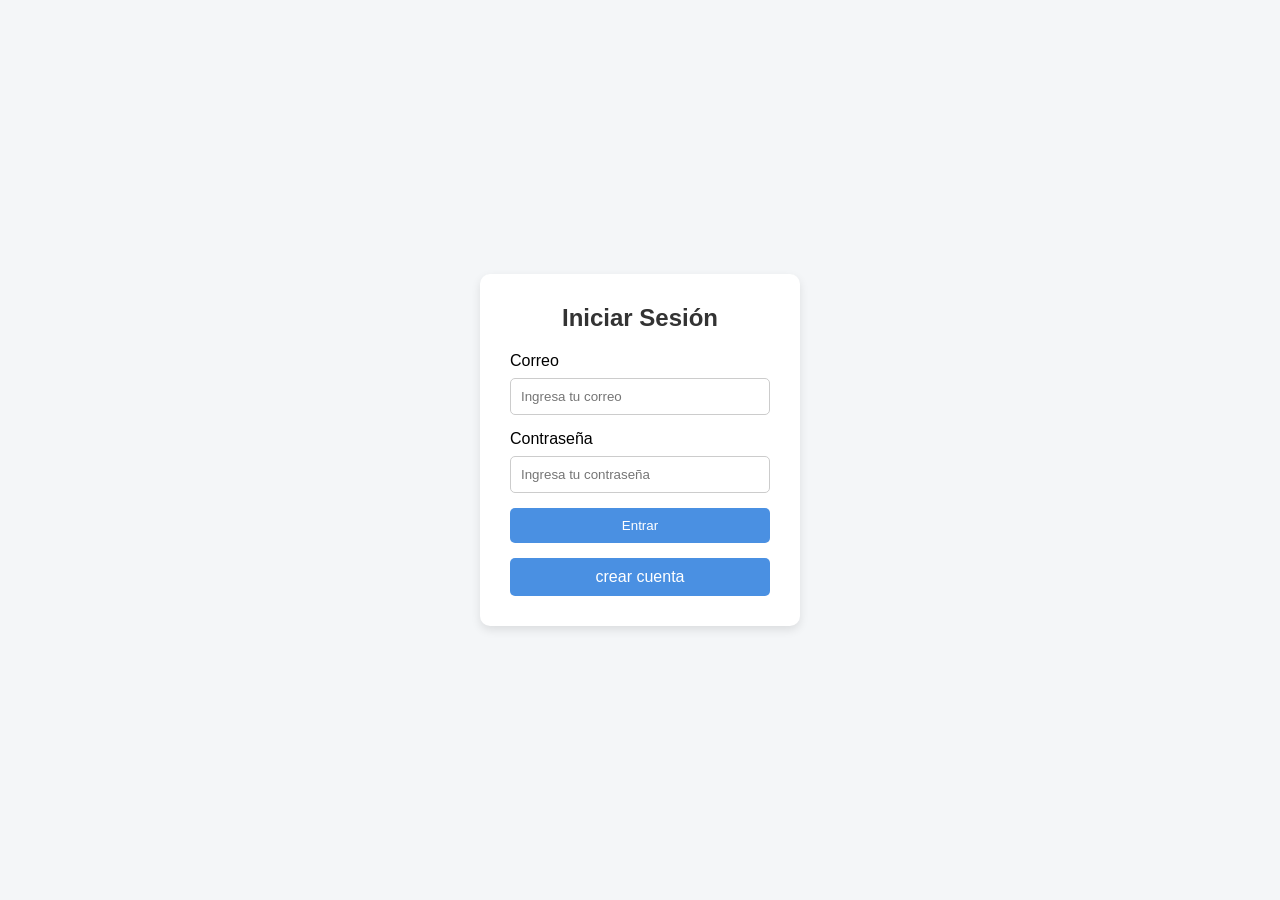
<file: src/index.html>
<!DOCTYPE html>
<html lang="es">
<head>
  <meta charset="UTF-8">
  <meta name="viewport" content="width=device-width, initial-scale=1.0">
  <title>Login</title>
  <link rel="stylesheet" href="styles.css">
 
</head>

<body>

  <main class="login-container">

    <section class="login-box">

      <h1>Iniciar Sesión</h1>
     
      <form action="dashboard.html">
        <label for="email">Correo</label>
        <input type="email" id="email" placeholder="Ingresa tu correo">

        <label for="password">Contraseña</label>
        <input type="password" id="password" placeholder="Ingresa tu contraseña">

        <a href="dashboard.html">
        <button type="button">Entrar</button>
        </a>
        <a href="registro.html" class="btn">crear cuenta</a>
      </form>

    </section>

  </main>

</body>
</html>
</file>
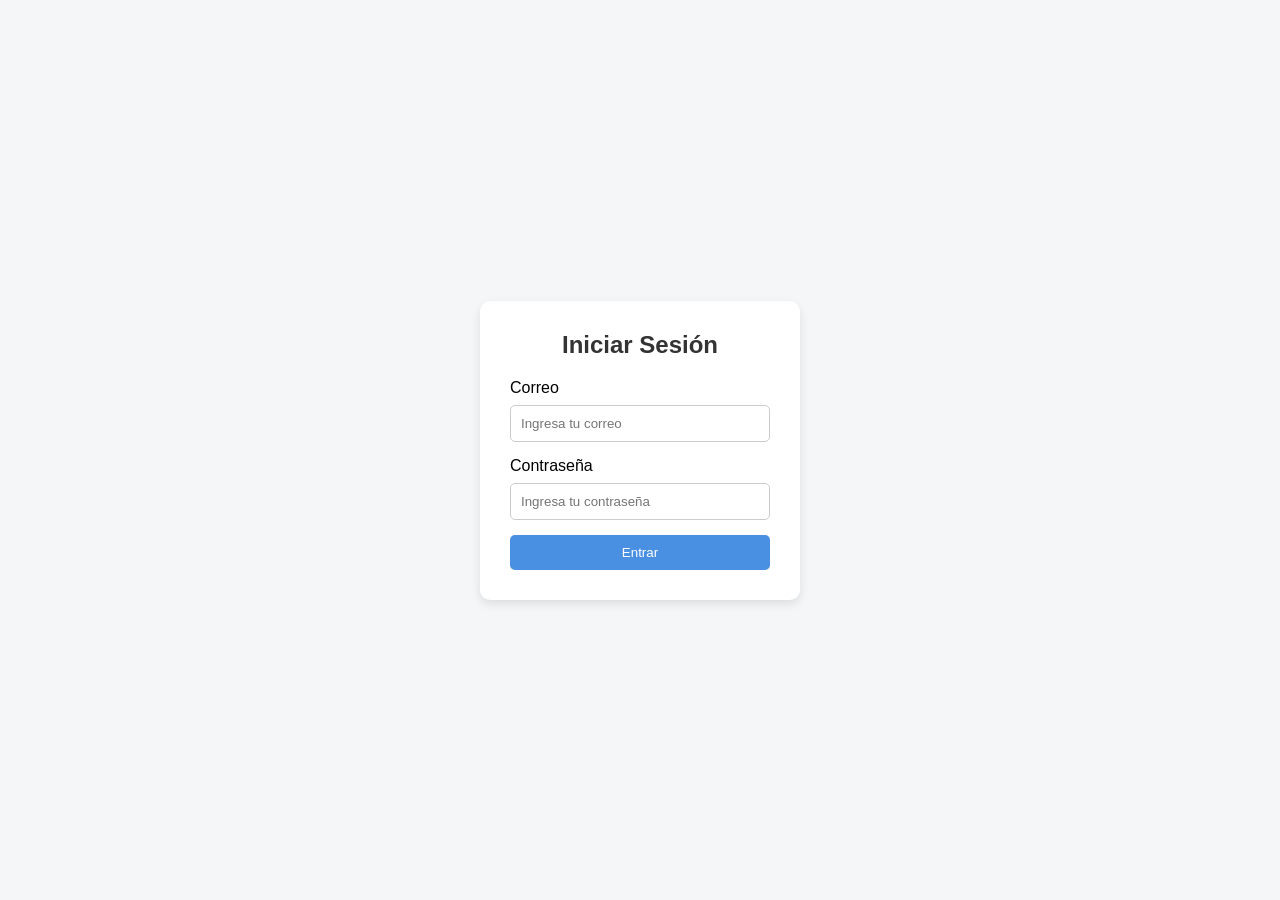
<file: login.html>
<!DOCTYPE html>
<html lang="es">
<head>
  <meta charset="UTF-8">
  <meta name="viewport" content="width=device-width, initial-scale=1.0">
  <title>Login</title>
  <link rel="stylesheet" href="styles.css">
</head>

<body>

  <main class="login-container">

    <section class="login-box">

      <h1>Iniciar Sesión</h1>

      <form>
        <label for="email">Correo</label>
        <input type="email" id="email" placeholder="Ingresa tu correo">

        <label for="password">Contraseña</label>
        <input type="password" id="password" placeholder="Ingresa tu contraseña">

        <button type="submit">Entrar</button>
      </form>

    </section>

  </main>

</body>
</html>
</file>
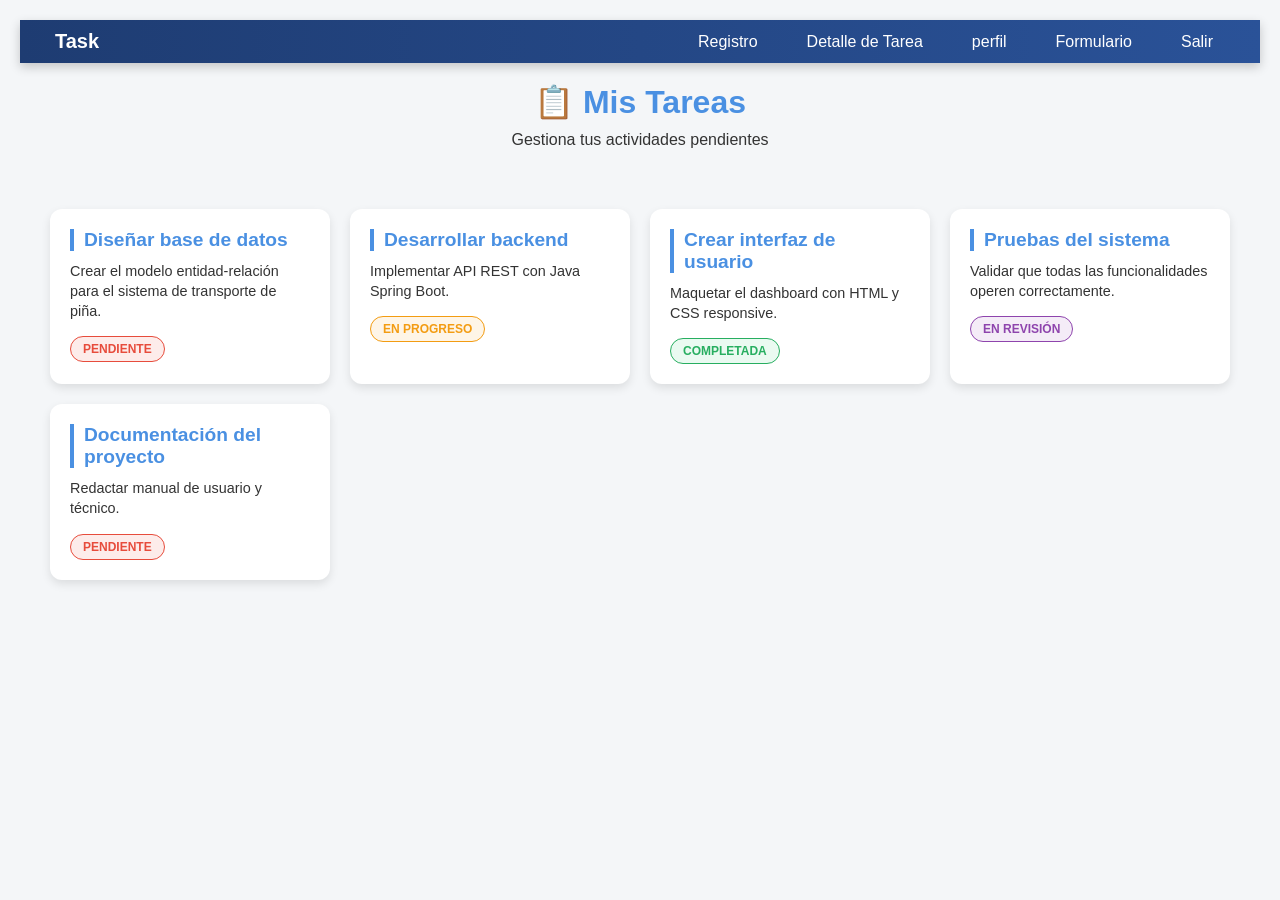
<file: src/dashboard.html>
<!DOCTYPE html>
<html lang="es">
<head>
    <meta charset="UTF-8">
    <meta name="viewport" content="width=device-width, initial-scale=1.0, user-scalable=yes">
    <title>Task  - Dashboard</title>
    <link rel="stylesheet" href="dashboard.css">
</head>
<body>

    <nav class="navbar">
    <div class="nav-logo">Task</div>
    <ul class="nav-links">
        <li><a href="registro.html">Registro</a></li>
        <li><a href="tarea.html">Detalle de Tarea</a></li>
        <li><a href="perfil.html">perfil</a></li>
        <li><a href="formulario.html">Formulario</a></li>
        <li><a href="index.html">Salir</a></li>
    </ul>
</nav>

    <div class="dashboard-container">
        <header class="dashboard-header">
            <h1>📋 Mis Tareas</h1>
            <p>Gestiona tus actividades pendientes</p>
        </header>

        <div class="tasks-grid">
      
            <div class="task-card">
                <h3 class="task-title">Diseñar base de datos</h3>
                <p class="task-description">Crear el modelo entidad-relación para el sistema de transporte de piña.</p>
                <span class="task-status status-pending">Pendiente</span>
            </div>

            
            <div class="task-card">
                <h3 class="task-title">Desarrollar backend</h3>
                <p class="task-description">Implementar API REST con Java Spring Boot.</p>
                <span class="task-status status-progress">En progreso</span>
            </div>

            <div class="task-card">
                <h3 class="task-title">Crear interfaz de usuario</h3>
                <p class="task-description">Maquetar el dashboard con HTML y CSS responsive.</p>
                <span class="task-status status-done">Completada</span>
            </div>

            
            <div class="task-card">
                <h3 class="task-title">Pruebas del sistema</h3>
                <p class="task-description">Validar que todas las funcionalidades operen correctamente.</p>
                <span class="task-status status-review">En revisión</span>
            </div>

            
            <div class="task-card">
                <h3 class="task-title">Documentación del proyecto</h3>
                <p class="task-description">Redactar manual de usuario y técnico.</p>
                <span class="task-status status-pending">Pendiente</span>
            </div>
        </div>
    </div>
</body>
</html>
</file>
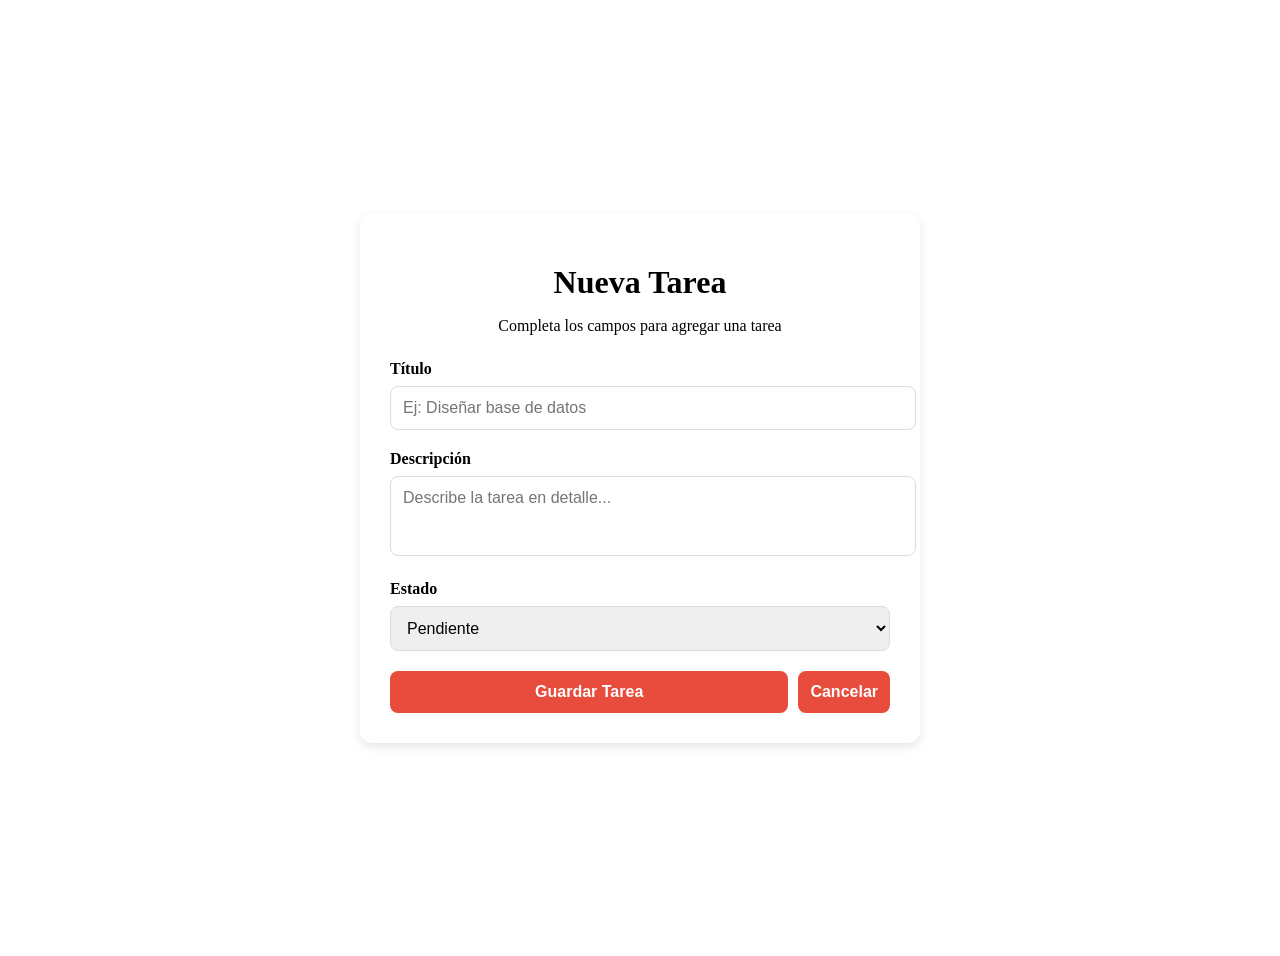
<file: src/formulario.html>
<!DOCTYPE html>
<html lang="es">
<head>
    <meta charset="UTF-8">
    <meta name="viewport" content="width=device-width, initial-scale=1.0">
    <title>Nueva Tarea - Task Manager</title>
    <link rel="stylesheet" href="formulario.css">
</head>
<body>
    <div class="form-container">
        <div class="form-box">
            <h1>Nueva Tarea</h1>
            <p>Completa los campos para agregar una tarea</p>

            <form id="taskForm">
                <div class="input-group">
                    <label for="titulo">Título</label>
                    <input type="text" id="titulo" name="titulo" placeholder="Ej: Diseñar base de datos" required>
                </div>

                <div class="input-group">
                    <label for="descripcion">Descripción</label>
                    <textarea id="descripcion" name="descripcion" rows="3" placeholder="Describe la tarea en detalle..." required></textarea>
                </div>

                <div class="input-group">
                    <label for="estado">Estado</label>
                    <select id="estado" name="estado">
                        <option value="pendiente">Pendiente</option>
                        <option value="progreso">En progreso</option>
                        <option value="completada">Completada</option>
                        <option value="revision">En revisión</option>
                    </select>
                </div>

                <div class="botones">
                    <button type="submit" class="btn-guardar">Guardar Tarea</button>
                    <a href="dashboard.html"><button type="button" class="btn-cancelar">Cancelar</button></a>
                </div>
            </form>
        </div>
    </div>
</body>
</html>
</file>
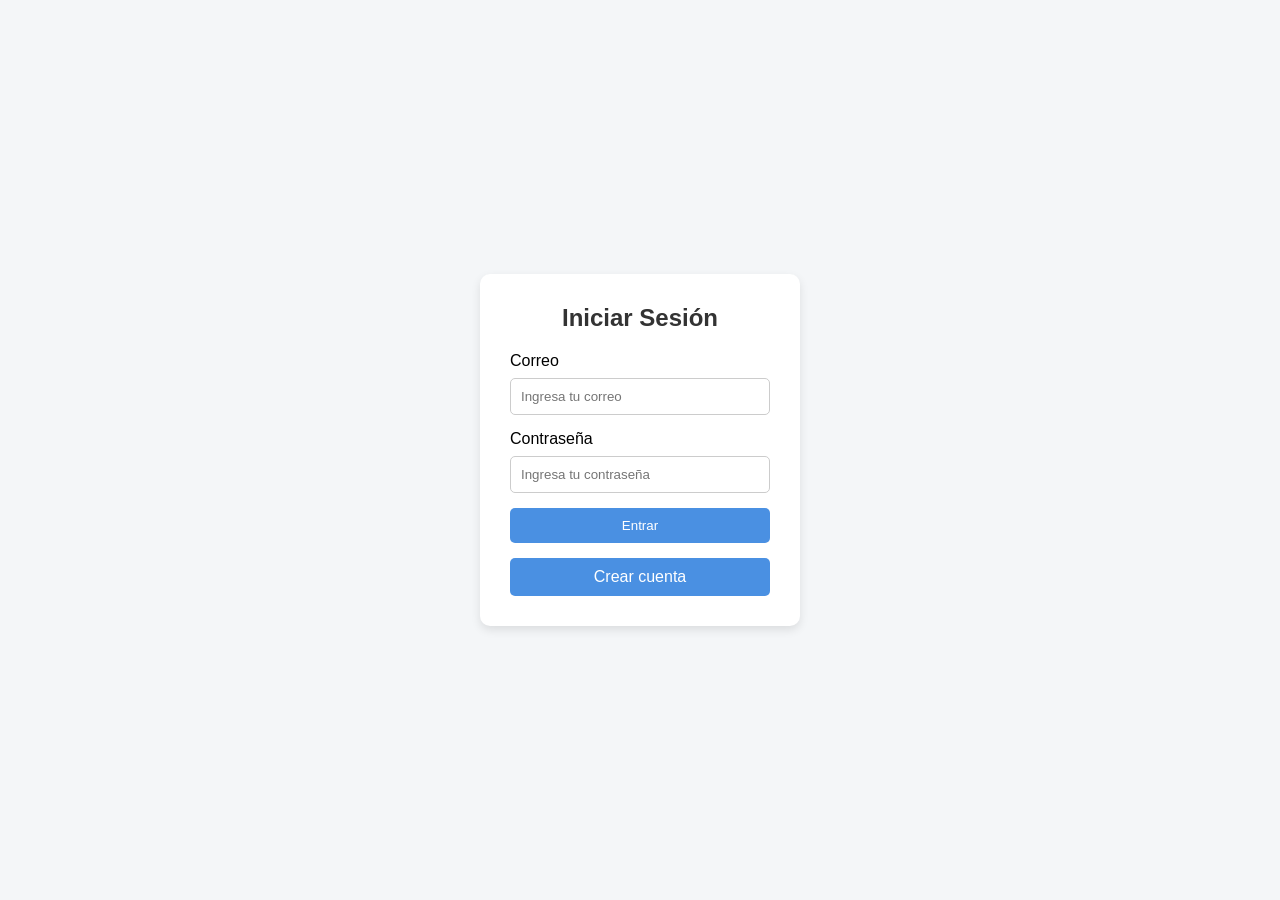
<file: src/login.html>
<!DOCTYPE html>
<html lang="es">
<head>
  <meta charset="UTF-8">
  <meta name="viewport" content="width=device-width, initial-scale=1.0">
  <title>Login</title>
  <link rel="stylesheet" href="styles.css">
 
</head>

<body>

  <main class="login-container">

    <section class="login-box">

      <h1>Iniciar Sesión</h1>
     
      <form action="dashboard.html">
        <label for="email">Correo</label>
        <input type="email" id="email" placeholder="Ingresa tu correo">

        <label for="password">Contraseña</label>
        <input type="password" id="password" placeholder="Ingresa tu contraseña">

       <a href="dashboard.html">
    <button type="button">Entrar</button>
</a>

<a href="registro.html" class="btn">Crear cuenta</a>
      </form>

    </section>

  </main>

</body>
</html>
</file>
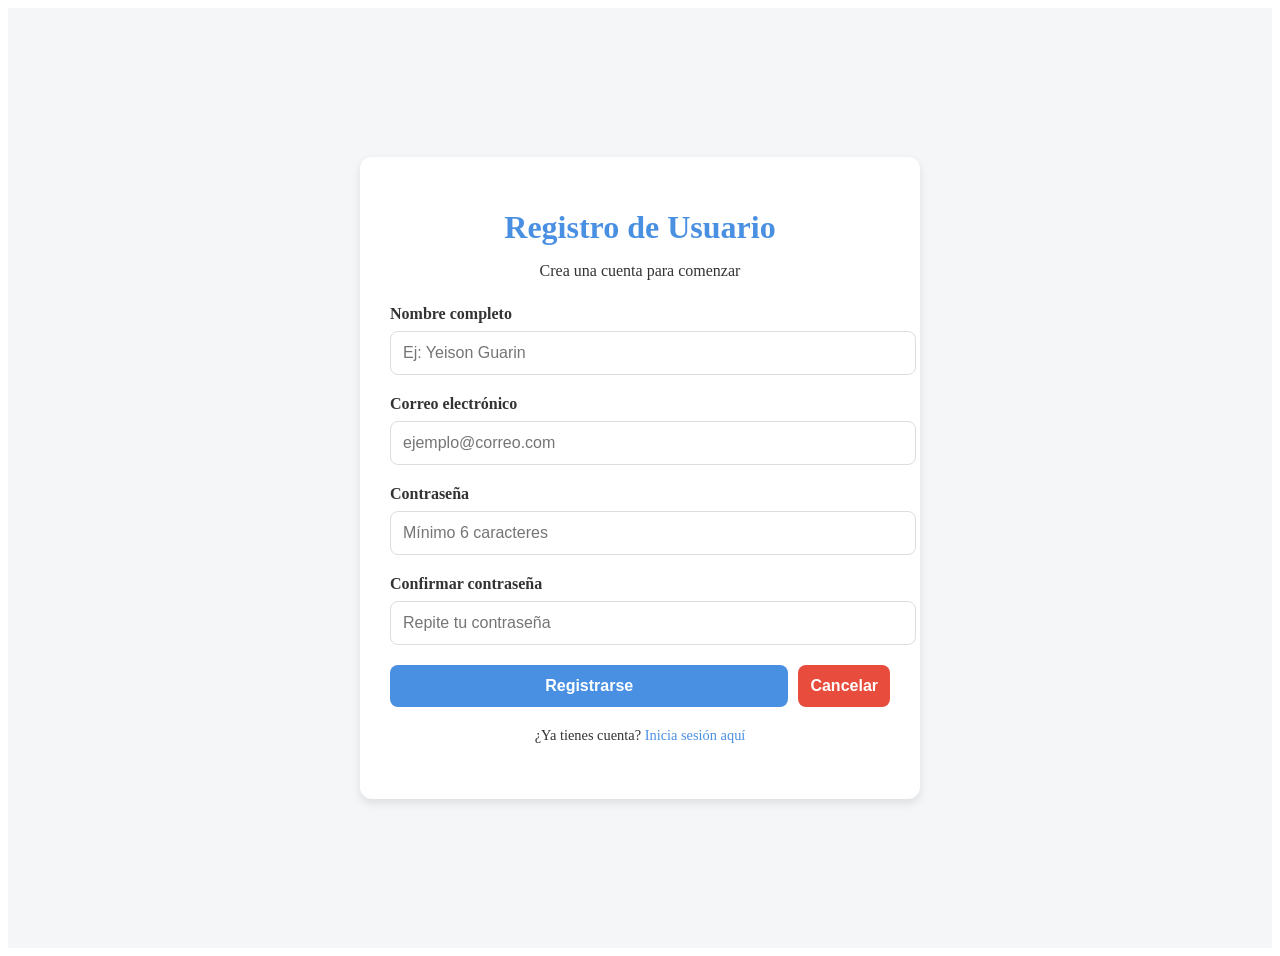
<file: src/registro.html>
<!DOCTYPE html>
<html lang="es">
<head>
    <meta charset="UTF-8">
    <meta name="viewport" content="width=device-width, initial-scale=1.0">
    <title>Registro - Task Manager</title>
    <link rel="stylesheet" href="registro.css">
</head>
<body>
    <div class="form-container">
        <div class="form-box">
            <h1>Registro de Usuario</h1>
            <p>Crea una cuenta para comenzar</p>

            <form id="registroForm">
                <div class="input-group">
                    <label for="nombre">Nombre completo</label>
                    <input type="text" id="nombre" name="nombre" placeholder="Ej: Yeison Guarin" required>
                </div>

                <div class="input-group">
                    <label for="correo">Correo electrónico</label>
                    <input type="email" id="correo" name="correo" placeholder="ejemplo@correo.com" required>
                </div>

                <div class="input-group">
                    <label for="contrasena">Contraseña</label>
                    <input type="password" id="contrasena" name="contrasena" placeholder="Mínimo 6 caracteres" required>
                </div>

                <div class="input-group">
                    <label for="confirmar">Confirmar contraseña</label>
                    <input type="password" id="confirmar" name="confirmar" placeholder="Repite tu contraseña" required>
                </div>

                <div class="botones">
                    <button type="submit" class="btn-registrar">Registrarse</button>
                    <a href="dashboard.html"><button type="button" class="btn-cancelar">Cancelar</button></a>
                </div>

                <p class="login-link">¿Ya tienes cuenta? <a href="index.html">Inicia sesión aquí</a></p>
            </form>
        </div>
    </div>
</body>
</html>
</file>
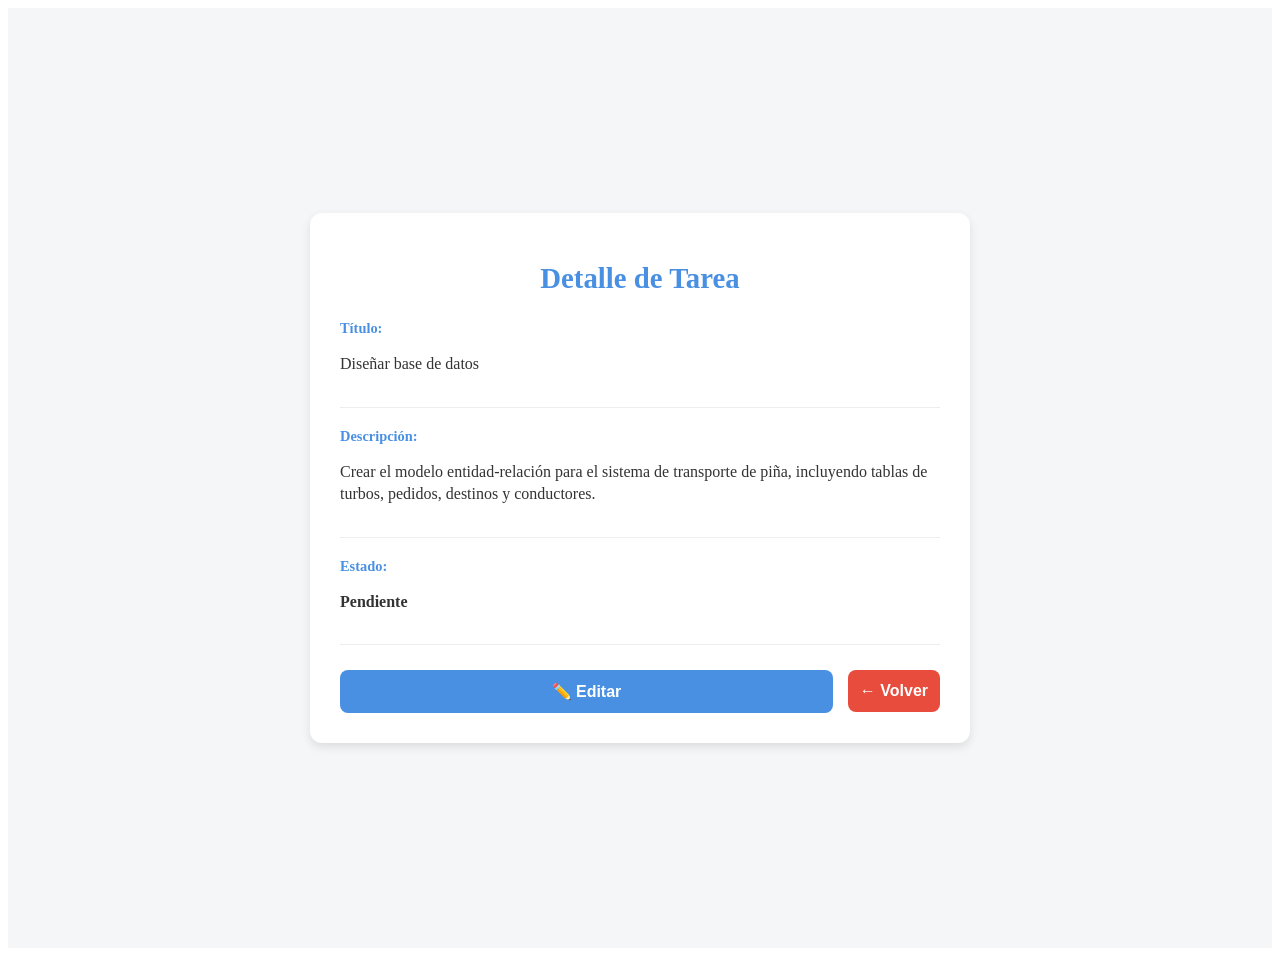
<file: src/tarea.html>
<!DOCTYPE html>
<html lang="es">
<head>
    <meta charset="UTF-8">
    <meta name="viewport" content="width=device-width, initial-scale=1.0">
    <title>Detalle de Tarea - Task Manager</title>
    <link rel="stylesheet" href="tarea.css">
</head>
<body>
    <div class="detalle-container">
        <div class="detalle-card">
            <h1> Detalle de Tarea</h1>
            
            <div class="detalle-campo">
                <label>Título:</label>
                <p id="titulo">Diseñar base de datos</p>
            </div>

            <div class="detalle-campo">
                <label>Descripción:</label>
                <p id="descripcion">Crear el modelo entidad-relación para el sistema de transporte de piña, incluyendo tablas de turbos, pedidos, destinos y conductores.</p>
            </div>

            <div class="detalle-campo">
                <label>Estado:</label>
                <p id="estado" class="estado-pendiente">Pendiente</p>
            </div>

            <div class="detalle-botones">
                <button class="btn-editar">✏️ Editar</button>
                <a href="dashboard.html"><button class="btn-volver">← Volver</button></a>
            </div>
        </div>
    </div>
</body>
</html>
</file>
<file: src/styles.css>
:root {
  --primary: #4a90e2;
  --bg: #f4f6f8;
  --text: #333;
}

* {
  margin: 0;
  padding: 0;
  box-sizing: border-box;
  font-family: Arial, sans-serif;
}

body {
  background: var(--bg);
}


.login-container {
  height: 100vh;
  display: flex;
  justify-content: center;
  align-items: center;
}


.login-box {
  background: white;
  padding: 30px;
  width: 320px;
  border-radius: 10px;
  box-shadow: 0 4px 10px rgba(0,0,0,0.1);
}


.login-box h1 {
  margin-bottom: 20px;
  text-align: center;
  color: var(--text);
}


.login-box input {
  width: 100%;
  padding: 10px;
  margin: 8px 0 15px;
  border: 1px solid #ccc;
  border-radius: 5px;
}


.login-box button {
  width: 100%;
  padding: 10px;
  background: var(--primary);
  border: none;
  color: white;
  border-radius: 5px;
  cursor: pointer;
}

.login-box button:hover {
  background: #357ac9;
}
.btn{
  display: block; 
  width: 100%;
  margin-top: 15px;
  text-align: center;
  
  background: var(--primary);
  color: white;
  padding: 10px;
  text-decoration: none;
  border-radius: 5px;
}
</file>
<file: styles.css>
:root {
  --primary: #4a90e2;
  --bg: #f4f6f8;
  --text: #333;
}

* {
  margin: 0;
  padding: 0;
  box-sizing: border-box;
  font-family: Arial, sans-serif;
}

body {
  background: var(--bg);
}


.login-container {
  height: 100vh;
  display: flex;
  justify-content: center;
  align-items: center;
}


.login-box {
  background: white;
  padding: 30px;
  width: 320px;
  border-radius: 10px;
  box-shadow: 0 4px 10px rgba(0,0,0,0.1);
}


.login-box h1 {
  margin-bottom: 20px;
  text-align: center;
  color: var(--text);
}


.login-box input {
  width: 100%;
  padding: 10px;
  margin: 8px 0 15px;
  border: 1px solid #ccc;
  border-radius: 5px;
}


.login-box button {
  width: 100%;
  padding: 10px;
  background: var(--primary);
  border: none;
  color: white;
  border-radius: 5px;
  cursor: pointer;
}

.login-box button:hover {
  background: #357ac9;
}
</file>
<file: src/dashboard.css>
:root {
    --primary: #4a90e2;
    --bg: #f4f6f8;
    --text: #333;
    --white: #ffffff;
    --pending: #e74c3c;
    --progress: #f39c12;
    --done: #27ae60;
    --review: #8e44ad;
}

* {
    margin: 0;
    padding: 0;
    box-sizing: border-box;
    font-family: Arial, sans-serif;
}

body {
    background: var(--bg);
    color: var(--text);
    padding: 20px;
}

.dashboard-container {
    max-width: 1200px;
    margin: 0 auto;
}

.dashboard-header {
    text-align: center;
    margin-bottom: 30px;
    padding: 20px;
}

.dashboard-header h1 {
    color: var(--primary);
    font-size: 2rem;
    margin-bottom: 10px;
}

.dashboard-header p {
    color: var(--text);
    font-size: 1rem;
}

/* Grid de tarjetas */
.tasks-grid {
    display: grid;
    grid-template-columns: repeat(auto-fit, minmax(280px, 1fr));
    gap: 20px;
    padding: 10px;
}

/* Tarjeta individual */
.task-card {
    background: var(--white);
    border-radius: 12px;
    padding: 20px;
    box-shadow: 0 4px 10px rgba(0, 0, 0, 0.1);
    transition: transform 0.2s ease, box-shadow 0.2s ease;
}

.task-card:hover {
    transform: translateY(-5px);
    box-shadow: 0 6px 15px rgba(0, 0, 0, 0.15);
}

.task-title {
    color: var(--primary);
    font-size: 1.2rem;
    margin-bottom: 10px;
    border-left: 4px solid var(--primary);
    padding-left: 10px;
}

.task-description {
    color: var(--text);
    font-size: 0.9rem;
    line-height: 1.4;
    margin-bottom: 15px;
}

/* Estados de las tareas */
.task-status {
    display: inline-block;
    padding: 5px 12px;
    border-radius: 20px;
    font-size: 0.75rem;
    font-weight: bold;
    text-transform: uppercase;
}

.status-pending {
    background: #fdecea;
    color: var(--pending);
    border: 1px solid var(--pending);
}

.status-progress {
    background: #fef5e7;
    color: var(--progress);
    border: 1px solid var(--progress);
}

.status-done {
    background: #eafaf1;
    color: var(--done);
    border: 1px solid var(--done);
}

.status-review {
    background: #f4ecf7;
    color: var(--review);
    border: 1px solid var(--review);
}


/* NAVBAR */
.navbar {
    display: flex;
    justify-content: space-between;
    align-items: center;
    gap: 10px;
    padding: 10px 35px;
    background: linear-gradient(90deg, #1e3c72, #2a5298);
    box-shadow: 0 4px 10px rgba(0,0,0,0.2);
}

.nav-logo {
    color: white;
    font-size: 20px;
    font-weight: bold;
}

.nav-links {
    list-style: none;
    display: flex;
    gap: 25px;
}

.nav-links li a {
    text-decoration: none;
    color: white;
    font-weight: 500;
    transition: 0.3s;
    padding: 6px 12px;
    border-radius: 6px;
}

.nav-links li a:hover {
    background-color: rgba(255,255,255,0.2);
    transform: translateY(-2px);
}

/* Responsive para móviles */
@media (max-width: 640px) {
    body {
        padding: 10px;
    }
    
    .dashboard-header h1 {
        font-size: 1.5rem;
    }
    
    .tasks-grid {
        gap: 15px;
    }
    
    .task-card {
        padding: 15px;
    }
}
</file>
<file: src/formulario.css>
.form-container {
    min-height: 100vh;
    display: flex;
    justify-content: center;
    align-items: center;
    background: var(--bg);
    padding: 20px;
}

.form-box {
    background: var(--white);
    max-width: 500px;
    width: 100%;
    padding: 30px;
    border-radius: 12px;
    box-shadow: 0 4px 10px rgba(0,0,0,0.1);
}

.form-box h1 {
    color: var(--primary);
    text-align: center;
    margin-bottom: 10px;
}

.form-box p {
    text-align: center;
    color: var(--text);
    margin-bottom: 25px;
}

.input-group {
    margin-bottom: 20px;
}

.input-group label {
    display: block;
    margin-bottom: 8px;
    font-weight: bold;
    color: var(--text);
}

.input-group input,
.input-group textarea,
.input-group select {
    width: 100%;
    padding: 12px;
    border: 1px solid #ddd;
    border-radius: 8px;
    font-size: 1rem;
    font-family: Arial, sans-serif;
}

/* Campo de texto FIJO - no se puede redimensionar */
.input-group textarea {
    resize: none;
}

.input-group input:focus,
.input-group textarea:focus,
.input-group select:focus {
    outline: none;
    border-color: var(--primary);
}

/* Contenedor de botones */
.botones {
    display: flex;
    gap: 10px;
    margin-top: 10px;
}


.btn-guardar {
    flex: 1;
    background: #e74c3c;
    color: white;
    border: none;
    padding: 12px;
    border-radius: 8px;
    font-size: 1rem;
    font-weight: bold;
    cursor: pointer;
}


.btn-cancelar {
    flex: 1;
    background: #e74c3c;
    color: white;
    border: none;
    padding: 12px;
    border-radius: 8px;
    font-size: 1rem;
    font-weight: bold;
    cursor: pointer;
}
</file>
<file: src/registro.css>
:root {
    --primary: #4a90e2;
    --bg: #f4f6f8;
    --text: #333;
    --white: #ffffff;
}
.form-container {
    min-height: 100vh;
    display: flex;
    justify-content: center;
    align-items: center;
    background: var(--bg);
    padding: 20px;
}

.form-box {
    background: var(--white);
    max-width: 500px;
    width: 100%;
    padding: 30px;
    border-radius: 12px;
    box-shadow: 0 4px 10px rgba(0, 0, 0, 0.1);
}

.form-box h1 {
    color: var(--primary);
    text-align: center;
    margin-bottom: 10px;
}

.form-box p {
    text-align: center;
    color: var(--text);
    margin-bottom: 25px;
}

.input-group {
    margin-bottom: 20px;
}

.input-group label {
    display: block;
    margin-bottom: 8px;
    font-weight: bold;
    color: var(--text);
}

.input-group input,
.input-group select {
    width: 100%;
    padding: 12px;
    border: 1px solid #ddd;
    border-radius: 8px;
    font-size: 1rem;
    font-family: Arial, sans-serif;
}

.input-group input:focus,
.input-group select:focus {
    outline: none;
    border-color: var(--primary);
}

.botones {
    display: flex;
    gap: 10px;
    margin-top: 10px;
}

.btn-registrar {
    flex: 1;
    background: var(--primary);
    color: white;
    border: none;
    padding: 12px;
    border-radius: 8px;
    font-size: 1rem;
    font-weight: bold;
    cursor: pointer;
}

.btn-cancelar {
    flex: 1;
    background: #e74c3c;
    color: white;
    border: none;
    padding: 12px;
    border-radius: 8px;
    font-size: 1rem;
    font-weight: bold;
    cursor: pointer;
}

.login-link {
    text-align: center;
    margin-top: 20px;
    font-size: 0.9rem;
}

.login-link a {
    color: var(--primary);
    text-decoration: none;
}

.login-link a:hover {
    text-decoration: underline;
}
</file>
<file: src/tarea.css>
:root {
    --primary: #4a90e2;
    --bg: #f4f6f8;
    --text: #333;
    --white: #ffffff;
}
.detalle-container {
    min-height: 100vh;
    display: flex;
    justify-content: center;
    align-items: center;
    background: var(--bg);
    padding: 20px;
}

.detalle-card {
    background: var(--white);
    max-width: 600px;
    width: 100%;
    padding: 30px;
    border-radius: 12px;
    box-shadow: 0 4px 10px rgba(0, 0, 0, 0.1);
}

.detalle-card h1 {
    color: var(--primary);
    text-align: center;
    margin-bottom: 25px;
    font-size: 1.8rem;
}

.detalle-campo {
    margin-bottom: 20px;
    border-bottom: 1px solid #eee;
    padding-bottom: 15px;
}

.detalle-campo label {
    display: block;
    font-weight: bold;
    color: var(--primary);
    margin-bottom: 8px;
    font-size: 0.9rem;
}

.detalle-campo p {
    color: var(--text);
    font-size: 1rem;
    line-height: 1.4;
}

.detalle-botones {
    display: flex;
    gap: 15px;
    margin-top: 25px;
}

.btn-editar {
    flex: 1;
    background: var(--primary);
    color: white;
    border: none;
    padding: 12px;
    border-radius: 8px;
    font-size: 1rem;
    font-weight: bold;
    cursor: pointer;
}

.btn-volver {
    flex: 1;
    background: #e74c3c;
    color: white;
    border: none;
    padding: 12px;
    border-radius: 8px;
    font-size: 1rem;
    font-weight: bold;
    cursor: pointer;
}


.estado-pendiente {
    color: #e74c3c;
    font-weight: bold;
}

.estado-progreso {
    color: #f39c12;
    font-weight: bold;
}

.estado-completada {
    color: #27ae60;
    font-weight: bold;
}

.estado-revision {
    color: #8e44ad;
    font-weight: bold;
}

/* Responsive */
@media (max-width: 640px) {
    .detalle-card {
        padding: 20px;
    }
    
    .detalle-botones {
        flex-direction: column;
        gap: 10px;
    }
}
</file>
